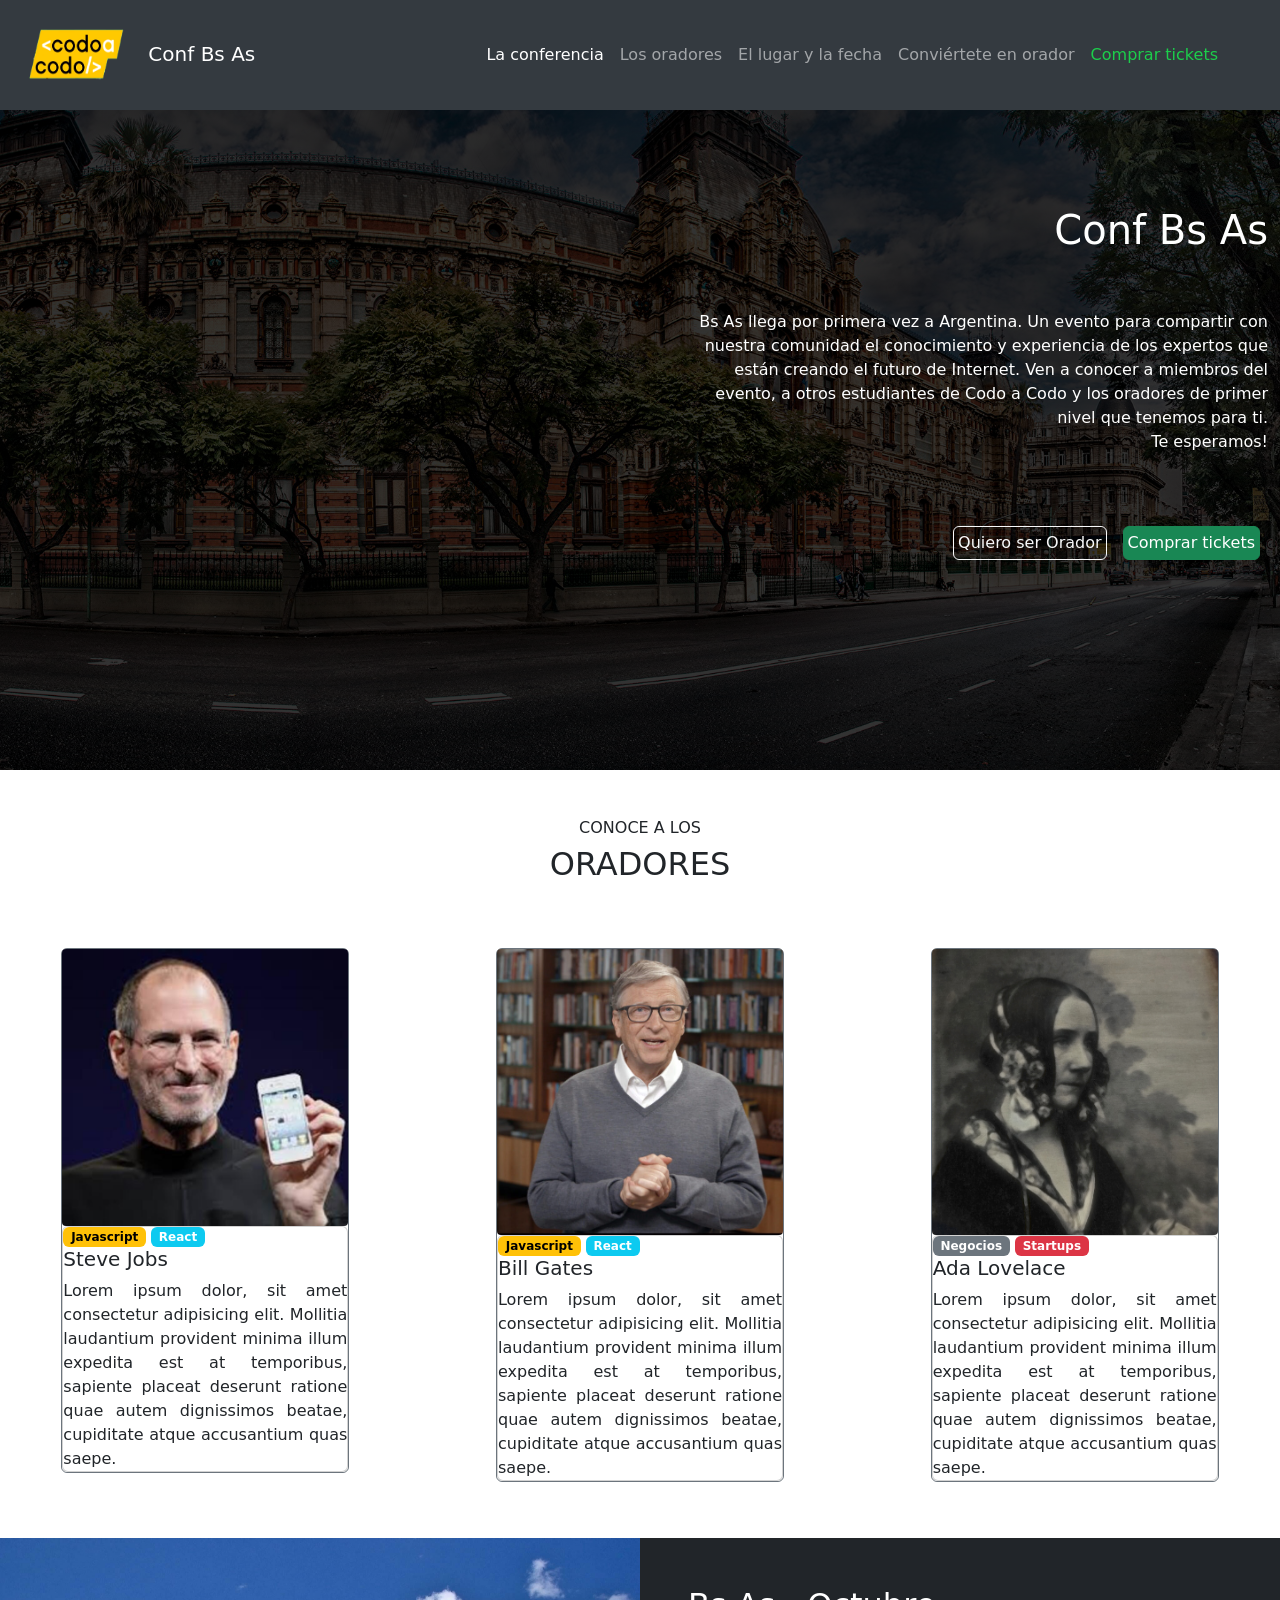
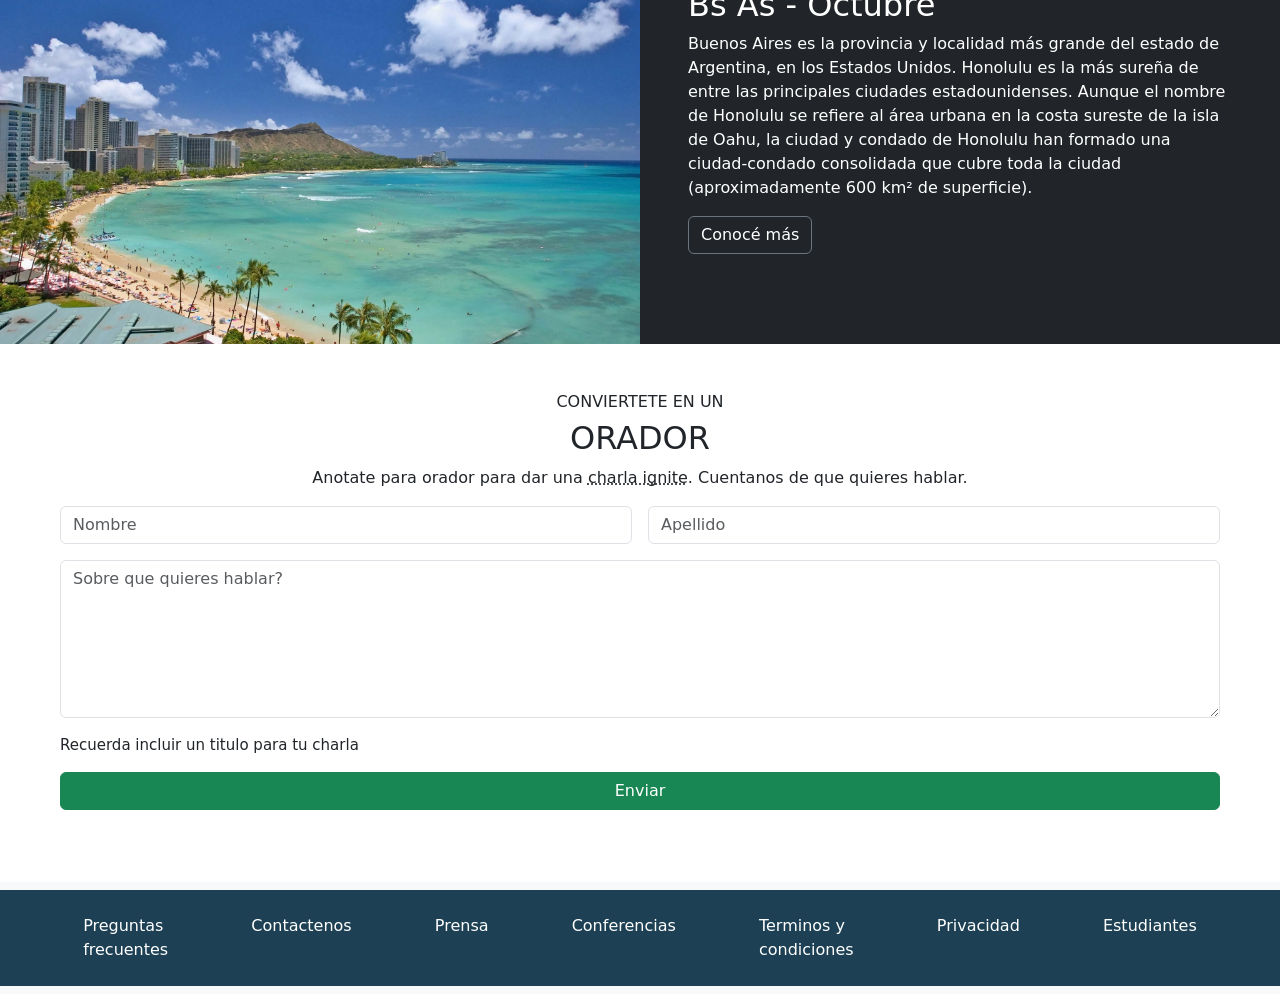
<file: index.html>
<!DOCTYPE html>
<html lang="en">
<head>
    <meta charset="UTF-8">
    <meta name="viewport" content="width=device-width, initial-scale=1.0">
    <title>Document</title>
    <link rel="stylesheet" href="estilos/style.css">
    <link href="https://cdn.jsdelivr.net/npm/bootstrap@5.3.2/dist/css/bootstrap.min.css" rel="stylesheet" integrity="sha384-T3c6CoIi6uLrA9TneNEoa7RxnatzjcDSCmG1MXxSR1GAsXEV/Dwwykc2MPK8M2HN" crossorigin="anonymous">

</head>
<body>
    <header class="container-fluid header">
     <div class="row">
      <nav class="navbar">
            <div class="container-fluid navbar-dark">
              <a class="navbar-brand" href="#">
                <img src="imagenes/codoacodo.png" alt="Logo"  class="d-inline-block align-text-middle"  width="130" 
                height="84">
                  Conf Bs As
              </a>
            <nav class="navbar navbar-expand-lg navbar-dark">
                <div class="container-fluid">
                  <button class="navbar-toggler" type="button" data-bs-toggle="collapse" data-bs-target="#navbarNavAltMarkup" aria-controls="navbarNavAltMarkup" aria-expanded="false" aria-label="Toggle navigation">
                    <span class="navbar-toggler-icon"></span>
                  </button>
                  <div class="collapse navbar-collapse" id="navbarNavAltMarkup">
                    <div class="navbar-nav">
                      <a class="nav-link active" aria-current="page" href="#">La conferencia</a>
                      <a class="nav-link" href="#">Los oradores</a>
                      <a class="nav-link" href="#">El lugar y la fecha</a>
                      <a class="nav-link" href="#">Conviértete en orador</a>
                      <a id="verde" class="nav-link" href="../index2.html">Comprar tickets</a>
                    </div>
                  </div>
                </div>
              </div>
            </nav>
      </nav> 
  </div>

 <div class="row d-flex justify-content-center justify-content-md-end mt-md-5 mt-sm1 gy-5 text-white text-center "> <!--border border-2 border-succcess -->
   <div class="col-12 w-75 text-md-end"> <!--border border-1 border-danger -->
  <!-- TITULO 1 -->
    <h1>Conf Bs As</h1>
  </div>
  <div class="col-12  w-75 text-md-end"> <!-- border border-1 border-light -->
<p>Bs As llega por primera vez a Argentina. Un evento para compartir con <br> nuestra comunidad el conocimiento y experiencia de los expertos que <br> están creando el futuro de Internet. Ven a conocer a miembros del <br>evento, a otros estudiantes de Codo a Codo y los oradores de primer <br> nivel que tenemos para ti. <br>Te esperamos!</p>
</div>
<div class="col-12  d-md-flex justify-content-md-end"> <!-- border border-1 border-danger -->
  <a href="#">
    <button type="button" class="btn btn-outline-light m-2 p-1">Quiero ser Orador</button>
  </a>
  <a href="../index2.html">
    <button type="button" class="btn btn-success m-2 p-1">Comprar tickets</button>
  </a>
</div>
</div>
</header> 
<!-- TITULO 2 -->
 <section class="conteiner mt-5 mb-5 "> <!--border border-1 border-dark -->
  <div class="row m-5">
    <div class="col-12 text-center">
      <h6>CONOCE A LOS</h6>
      <h2>ORADORES</h2>
    </div>
  </div>
<!-- CARDS -->
<div class="row">
   <div class="col-12 col-sm-12 col-md-6 col-lg-4 "><!--border border-1 border-danger -->
    <div class="card border-secondary m-2 mx-auto" style="width: 18rem;">
      <img src="imagenes/steve.jpg" class="card-img-top img-card rounded-1" alt="imagen_Steve_Jobs">
      <div class="card body">
        <div class="btn-toolbar" role="toolbar" aria-label="Toolbar with button groups">
          <div class="btn-group" role="group" aria-label="Third group">
        <span class="badge text-bg-warning">Javascript</span>
      </div>
      <div class="btn-group" role="group" aria-label="Third group">
        <span class="badge text-bg-info text-white" style="margin-left: 5px;">React</span>
      </div>
    </div>
      <h5 class="card-title">Steve Jobs</h5>
      <p class="card-text">Lorem ipsum dolor, sit amet consectetur adipisicing elit. Mollitia laudantium provident minima illum expedita est at temporibus, sapiente placeat deserunt ratione quae autem dignissimos beatae, cupiditate atque accusantium quas saepe.</p>
      </div>
    </div>
  </div>
   <div class="col-12 col-sm-12 col-md-6 col-lg-4 "><!--border border-1 border-danger -->
    <div class="card border-secondary m-2 mx-auto" style="width: 18rem;">
      <img src="imagenes/bill.jpg" class="card-img-top img-card rounded-1" alt="imagen_Steve_Jobs">
      <div class="card body">
        <div class="btn-toolbar" role="toolbar" aria-label="Toolbar with button groups">
          <div class="btn-group" role="group" aria-label="Third group">
        <span class="badge text-bg-warning">Javascript</span>
      </div>
      <div class="btn-group" role="group" aria-label="Third group">
        <span class="badge text-bg-info text-white" style="margin-left: 5px;">React</span>
      </div>
    </div>
      <h5 class="card-title">Bill Gates</h5>
      <p class="card-text">Lorem ipsum dolor, sit amet consectetur adipisicing elit. Mollitia laudantium provident minima illum expedita est at temporibus, sapiente placeat deserunt ratione quae autem dignissimos beatae, cupiditate atque accusantium quas saepe.</p>
      </div>
    </div>
  </div>
   <div class="col-12 col-sm-12 col-md-6 col-lg-4 "><!--border border-1 border-danger -->
    <div class="card border-secondary m-2 mx-auto" style="width: 18rem;">
      <img src="imagenes/ada.jpeg" class="card-img-top img-card rounded-1" alt="imagen_Steve_Jobs">
      <div class="card body">
        <div class="btn-toolbar" role="toolbar" aria-label="Toolbar with button groups">
          <div class="btn-group" role="group" aria-label="Third group">
             <span class="badge text-bg-secondary text-white">Negocios</span>
          </div>
          <div class="btn-group" role="group" aria-label="Third group">
            <span class="badge text-bg-danger text-white" style="margin-left: 5px;">Startups</span>
          </div>
        </div>
      <h5 class="card-title">Ada Lovelace</h5>
      <p class="card-text">Lorem ipsum dolor, sit amet consectetur adipisicing elit. Mollitia laudantium provident minima illum expedita est at temporibus, sapiente placeat deserunt ratione quae autem dignissimos beatae, cupiditate atque accusantium quas saepe.</p>
      </div>
    </div>
  </div>
</section>
<!-- IMAGEN + TEXTO -->
<section class="container-fluid">
  <div class="row">
<div class="col-sm-12 col-lg-6 g-0">
  <img class="img-fluid h-100" src="imagenes/honolulu.jpg" alt="Honolulu">
</div>  
<!-- TITULO 3 -->
<div class="col-sm-12 col-lg-6 bg-dark text-white text-sm-center text-md-center text-lg-start p-5">
 
  <h2>Bs As - Octubre</h2>
  <p>Buenos Aires es la provincia y localidad más grande del estado de Argentina, en los Estados Unidos. Honolulu es la más sureña de entre las principales ciudades estadounidenses. Aunque el nombre de Honolulu se refiere al área urbana en la costa sureste de la isla de Oahu, la ciudad y condado de Honolulu han formado una ciudad-condado consolidada que cubre toda la ciudad (aproximadamente 600 km² de superficie).
</p>
<button type="button" class="btn btn-outline-secondary text-reset">Conocé más</button>
</div>
</div>
</section>
<!-- TITULO 4 -->
 <section class="conteiner">
  <div class="row m-5">
    <div class="col-12 text-center">
 <h6>CONVIERTETE EN UN</h6>
    <h2>ORADOR</h2>
      <p>Anotate para orador para dar una <abbr title="attribute">charla ignite</abbr>. Cuentanos de que quieres hablar.</p>
    </div>
 
 <div class="col-12">
    <div class="row g-3">
      <div class="col"> 
        <input type="text" class="form-control" placeholder="Nombre" aria-label="First name">
      </div>
      <div class="col">
        <input type="text" class="form-control" placeholder="Apellido" aria-label="Last Name">
      </div>
      <div class="col-12">
      <textarea class="form-control" placeholder="Sobre que quieres hablar?" aria-label="with textarea" rows="6"></textarea>
      </div>
      <div class="col-12">
      <p style="font-size:15px;">Recuerda incluir un titulo para tu charla</p>
      <button type="button" class="btn btn-success w-100">Enviar</button> 
      </div>
  </div>
</div>
</section> <br>
<!-- FOOTER -->
<footer class="container-fluid footer" >
  <div class="row">
   <nav class="navbar navbar-expand-lg bg-body-tertiary justify-content-around align-items-center">
        <ul class="nav justify-content-evenly w-100 p-3 d-flex" style="background-color: #1D4054;">
            <li class="nav-item" >
              <a  class="nav-link active text-white"  aria-current="page" href="#">Preguntas <br> frecuentes</a>
             </li>
             <li class="nav-item">
              <a class="nav-link text-white" href="#">Contactenos</a>
             </li>
             <li class="nav-item">
               <a class="nav-link text-white" href="#">Prensa</a>
             </li>
             <li class="nav-item">
              <a class="nav-link text-white" href="#">Conferencias</a>
             </li>
             <li class="nav-item">
               <a class="nav-link text-white" href="#">Terminos y <br> condiciones</a>
             </li>  
             <li class="nav-item">
              <a class="nav-link text-white" href="#">Privacidad</a>
             </li>
             <li class="nav-item">
              <a class="nav-link text-white" href="#">Estudiantes</a>
             </li>
          </ul>   
    </nav>
  </div>
</footer>
<!-- SCRIPT BOOTSTRAP -->
    <script src="https://cdn.jsdelivr.net/npm/bootstrap@5.3.2/dist/js/bootstrap.bundle.min.js" integrity="sha384-C6RzsynM9kWDrMNeT87bh95OGNyZPhcTNXj1NW7RuBCsyN/o0jlpcV8Qyq46cDfL" crossorigin="anonymous"></script>
</body>
</html>
</file>
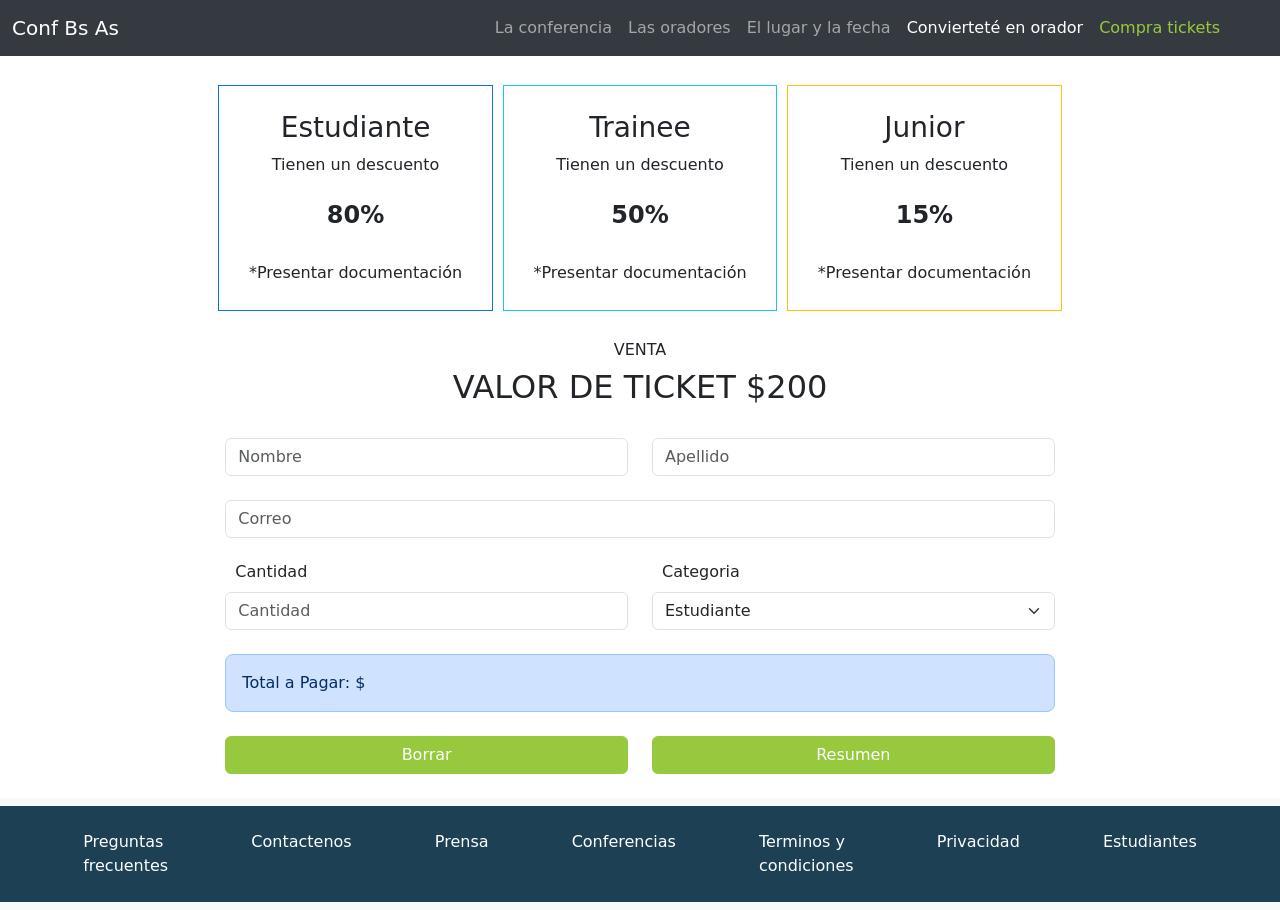
<file: index2.html>
<!DOCTYPE html>
<html lang="en">
<head>
    <meta charset="UTF-8">
    <meta name="viewport" content="width=device-width, initial-scale=1.0">
    <!-- <link rel="stylesheet" href="style.css"> -->
    <link href="https://cdn.jsdelivr.net/npm/bootstrap@5.3.2/dist/css/bootstrap.min.css" rel="stylesheet" integrity="sha384-T3c6CoIi6uLrA9TneNEoa7RxnatzjcDSCmG1MXxSR1GAsXEV/Dwwykc2MPK8M2HN" crossorigin="anonymous">
    <title>Document</title>

</head>
<body>
<header>
<!-- As a link -->
<nav class="navbar navbar-expand-lg navbar-dark stiky-top" style= "background-color: #353A40;">
    <div class="container-fluid">
      <a class="navbar-brand" href="index.html">Conf Bs As</a>
      <button class="navbar-toggler" type="button" data-bs-toggle="collapse" data-bs-target="#navbarNav" aria-controls="navbarNav" aria-expanded="false" aria-label="Toggle navigation">
        <span class="navbar-toggler-icon"></span>
      </button>
      <div class="collapse navbar-collapse justify-content-end" id="navbarNav">
        <ul class="navbar-nav ">
          <li class="nav-item">
            <a class="nav-link" aria-current="page" href="#">La conferencia</a>
          </li>
          <li class="nav-item">
            <a class="nav-link" href="#">Las oradores</a>
          </li>
          <li class="nav-item">
            <a class="nav-link" href="#">El lugar y la fecha</a>
          </li>
          <li class="nav-item">
            <a class="nav-link active" href="#">Convierteté en orador</a>
          </li>
          <li class="nav-item">
            <a class="nav-link" href="#ventaDeticket" style="color:#97C93E; margin-right: 40px;">Compra tickets</a>
          </li>
        </ul>
      </div>
    </div>
  </nav>  
</header>
<br>
<section>
    <div class="container col-md-8  text-center">
      <div class="row">
            <div class="col border border-primary " style="margin: 5px; padding: 25px;">  
            
           <h3>Estudiante</h3> 
            Tienen un descuento <br>
            <br><h4><strong>80%</strong></h4><br> 
            *Presentar documentación <br>
          </div>
          <div class="col border border-info" style="margin: 5px; padding: 25px;">
           
            <h3>Trainee</h3> 
            Tienen un descuento <br>
            <br><h4><strong>50%</strong></h4><br> 
            *Presentar documentación <br>
          </div>
          <div class="col border border-warning" style="margin: 5px; padding: 25px;">
            
            <h3>Junior</h3>
            Tienen un descuento <br>
            <br><h4><strong>15%</strong></h4> <br>
            *Presentar documentación <br>
          </div>
        </div>
      </div>
 </section>
<!-- <section> --> 
  <br>
    <section>
        <div class="container col-md-8 text-center">
            <div class="row">
              <div class="col md-3 text-center">
                <h6 id="ventaDeticket">VENTA</h6> 
                <h2>VALOR DE TICKET $200</h2>
              </div>
            </div> 
        </div>
                <br>
                <div class="container col-md-8">
                <div class="row">
                    <div class="col">
                      <input id="nombre" type="text" class="form-control" placeholder="Nombre" aria-label="First name">
                    </div>
                    <div class="col">
                      <input id="apellido" type="text" class="form-control" placeholder="Apellido" aria-label="Last name">
                    </div>
                  </div> 
              <div>
                <label for="formGroupExampleInput" class="form-label"></label>
                <input id ="correo" type="text" class="form-control" id="formGroupExampleInput" placeholder="Correo">
              </div>
              <div class="row">
              <div class="col-md-6" style="margin-top: 22px;">
                <label for="inputCity" class="form-label" style="margin-left: 10px;">Cantidad</label>
                <input type="text" class="form-control" id="cantidad"  placeholder="Cantidad">
              </div>
              <div class="col-md-6" style="margin-top: 22px;">
                <label for="inputState" class="form-label" style="margin-left: 10px;">Categoria</label>
                <select id="categoria" class="form-select">
                    <option selected>Estudiante</option>
                    <option>Trainee</option>
                    <option>Junior</option>
                  </select>           
                </div>
              </div>
              <br>
               <div class="p-3 text-primary-emphasis bg-primary-subtle border border-primary-subtle rounded-3" id="TotalAPagar">
                  Total a Pagar: $
                </div>
              </div>
                <br>
                <div class="container col-md-8 text-center">
                <div class="row align-items-center">
                  <div class="col">
                    <div class="d-grid gap-2">
                      <button id="btnBorrar" onclick="borrar()" class="btn btn-primary" type="button" style="background-color: #97C93E; color: white; border-color: #97C93E;">Borrar</button>
                     </div>
                  </div>
                  <div class="col">
                    <div class="d-grid gap-2">
                      <button id="btnResumen" onclick="calcularPago()" class="btn btn-primary" type="button" style="background-color: #97C93E; color: white; border-color: #97C93E;">Resumen</button>
                     </div>
                  </div>
                </div>
              </div> 
              <br>  
</section>

<footer class="container-fluid footer">
  <div class="row">
    <nav class="navbar navbar-expand-lgcol-md-8 bg-body-tertiary justify-content-around align-items-center">
         <ul class="nav justify-content-evenly w-100 p-3 d-flex" style="background-color: #1D4054;">
             <li class="nav-item" >
               <a  class="nav-link active text-white"  aria-current="page" href="#">Preguntas <br> frecuentes</a>
              </li>
              <li class="nav-item">
               <a class="nav-link text-white" href="#">Contactenos</a>
              </li>
              <li class="nav-item">
                <a class="nav-link text-white" href="#">Prensa</a>
              </li>
              <li class="nav-item">
               <a class="nav-link text-white" href="#">Conferencias</a>
              </li>
              <li class="nav-item">
                <a class="nav-link text-white" href="#">Terminos y <br> condiciones</a>
              </li>  
              <li class="nav-item">
               <a class="nav-link text-white" href="#">Privacidad</a>
              </li>
              <li class="nav-item">
               <a class="nav-link text-white" href="#">Estudiantes</a>
              </li>
           </ul>   
     </nav>
   </div>
</footer>
<script src="index2.js"></script>
<script src="https://cdn.jsdelivr.net/npm/bootstrap@5.3.2/dist/js/bootstrap.bundle.min.js" integrity="sha384-C6RzsynM9kWDrMNeT87bh95OGNyZPhcTNXj1NW7RuBCsyN/o0jlpcV8Qyq46cDfL" crossorigin="anonymous"></script>
</body>

</body>
</html>
</file>
<file: estilos/style.css>
@import url('https://fonts.googleapis.com/css2?family=Poppins&display=swap');
/* HEADER */
.navbar{
    background-color: #343A40;
}
.navbar-nav{
    margin-right:30px;
}
#verde{
    color: #1cce4b;
}
body{
    font-family: 'Poppins', sans-serif;
}
header{
    background-image: linear-gradient(rgba(0,0,0,0.8), rgba(0,0,0,0.8)), url(../imagenes/ba1.jpg);
    background-position: center;
    background-size: cover;
    height: 770px;
}
/* CArds */
.card{
    max-width: 18rem;
}
.card-text{
    text-align: justify;
}
</file>
